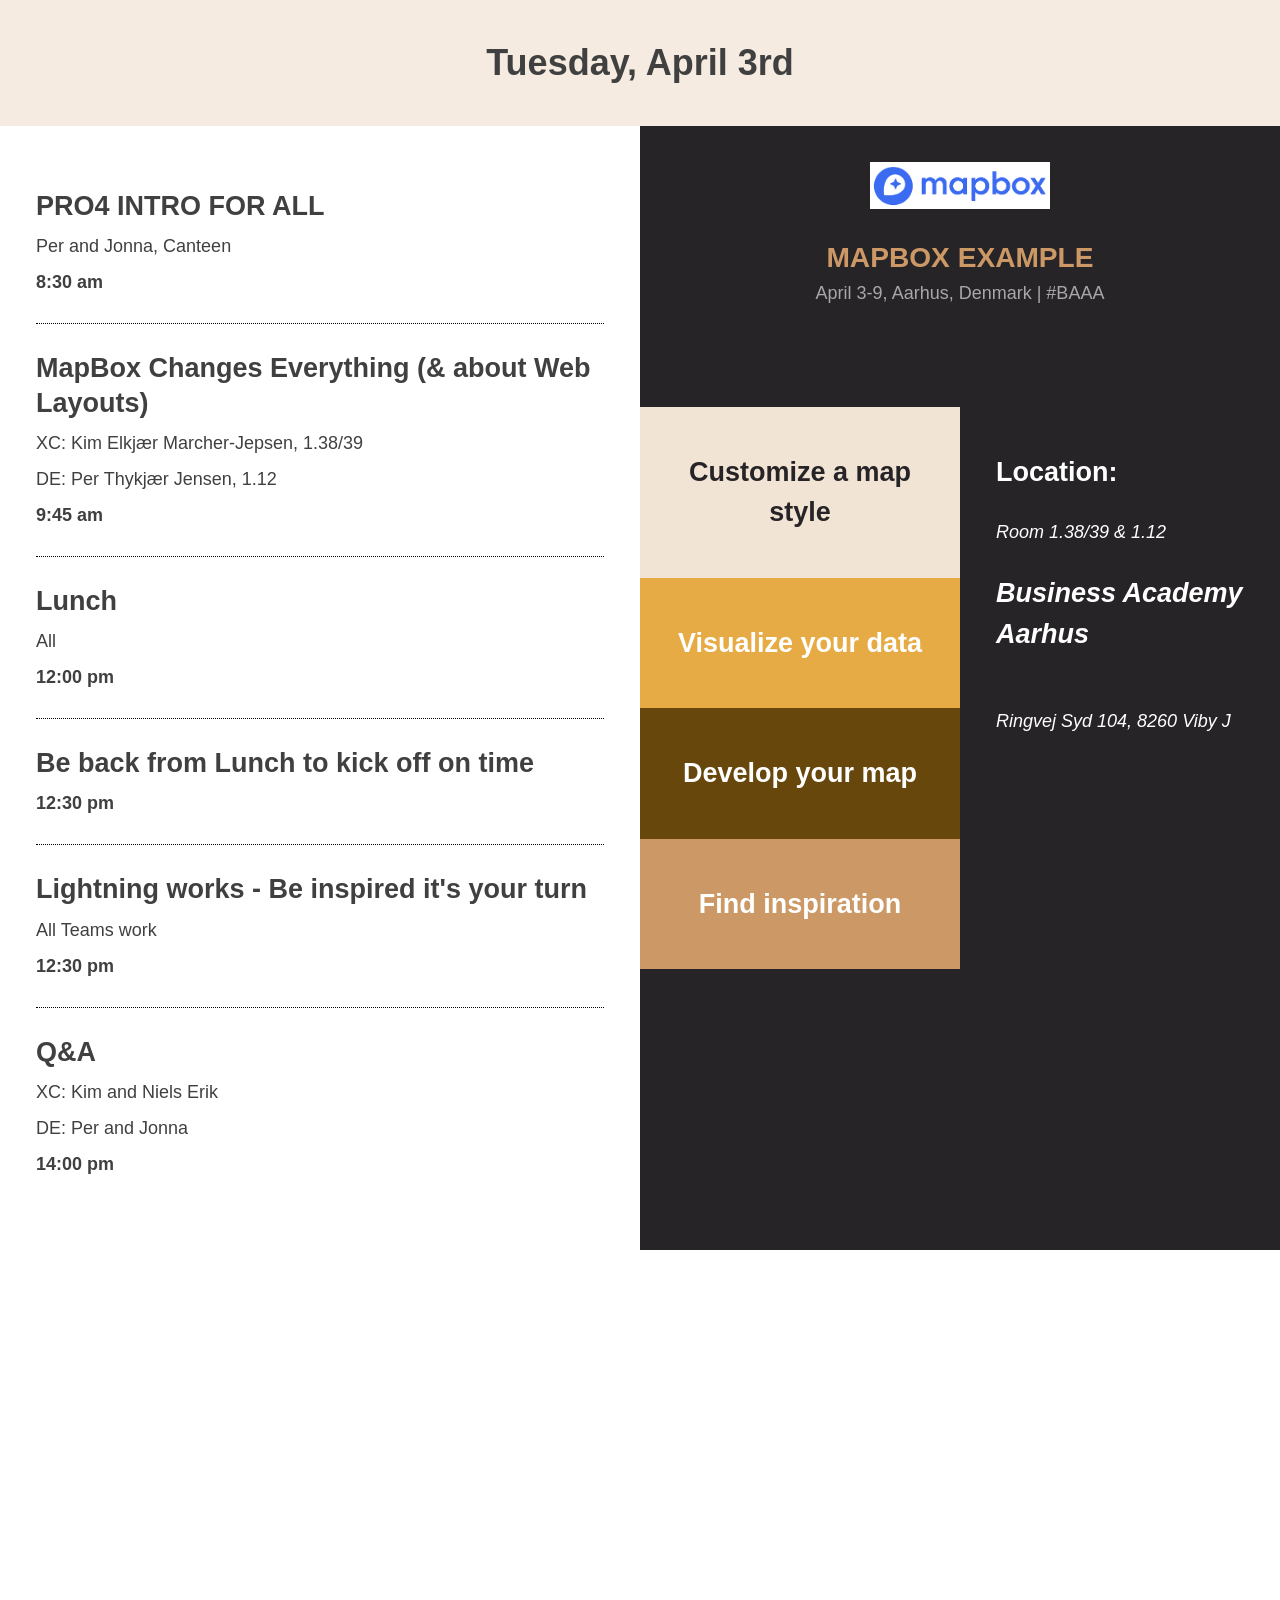
<file: index.html>
<!DOCTYPE html>
<html>

<head>
	<meta charset='utf-8' />
	<title>Change a MapBox map's style</title>
	<meta name='viewport' content='initial-scale=1,maximum-scale=1,user-scalable=no' />
	<script src='https://api.tiles.mapbox.com/mapbox-gl-js/v0.44.1/mapbox-gl.js'></script>
	<link href='https://api.tiles.mapbox.com/mapbox-gl-js/v0.44.1/mapbox-gl.css' rel='stylesheet' />
	<link rel="stylesheet" type="text/css" href="style.css">

	<style>
		#map {
			position: absolute;
			width: 100%;
		}

		/*.mapboxgl-popup {
        max-width: 400px;
        font: 12px/20px 'Helvetica Neue', Arial, Helvetica, sans-serif;*/

	</style>


</head>

<body>


	<div class="site">
		<a class="skip-link screen-reader-text" href="#content">Skip to content</a>

		<header class="masthead">
			<img src="mapbox.png">
			<p class="site-title">MapBox Example</p>
			<p class="site-description">April 3-9, Aarhus, Denmark | #BAAA</p>



		</header>
		<!-- .masthead -->

		<h1 class="page-title">Tuesday, April 3rd</h1>

		<main id="content" class="main-content">
			<ul class="schedule-list">
				<li>
					<h2 class="talk-title">PRO4 INTRO FOR ALL</h2>
					<p class="talk-speaker">Per and Jonna, Canteen</p>
					<p class="talk-time">8:30 am</p>
				</li>
				<li>
					<h2 class="talk-title">MapBox Changes Everything (& about Web Layouts)</h2>
					<p class="talk-speaker">XC: Kim Elkjær Marcher-Jepsen, 1.38/39</p>
					<p class="talk-speaker">DE: Per Thykjær Jensen, 1.12</p>
					<p class="talk-time">9:45 am</p>
				</li>
				<li>
					<h2 class="talk-title">Lunch</h2>
					<p class="talk-speaker">All</p>
					<p class="talk-time">12:00 pm</p>
				</li>
				<li class="lunch">
					<h2 class="talk-title">Be back from Lunch to kick off on time</h2>
					<p class="talk-time">12:30 pm</p>
				</li>
				<li>
					<h2 class="talk-title">Lightning works - Be inspired it's your turn</h2>
					<p class="talk-speaker">All Teams work</p>
					<p class="talk-time">12:30 pm</p>
				</li>
				<li>
					<h2 class="talk-title">Q&amp;A</h2>
					<p class="talk-speaker">XC: Kim and Niels Erik</p>
					<p class="talk-speaker">DE: Per and Jonna</p>
					<p class="talk-time">14:00 pm</p>
				</li>
			</ul>
		</main>

		<aside class="sidebar">
			<ul class="info">
				<li class="a11y">
					<h2 class="info-heading">Customize a map style</h2>
				</li>
				<li class="coc">
					<h2 class="info-heading">Visualize your data</h2>
				</li>
				<li class="contact">
					<h2 class="info-heading">Develop your map</h2>
				</li>
				<li class="faq">
					<h2 class="info-heading">Find inspiration</h2>
				</li>

			</ul>

		</aside>


		<footer class="colophon">
			<h2>Location:</h2>
			<address>Room 1.38/39 & 1.12<br />
			<h2>Business Academy Aarhus</h2> <br />
        Ringvej Syd 104, 8260 Viby J <br />
       
      </address>

		</footer>

	</div>
	<section class="mapbox">
		<div id='map' style='width: 100%; height: 100%;'></div>
		<script>
			mapboxgl.accessToken = 'pk.eyJ1Ijoia2ltc3RlciIsImEiOiJjamYweHMyaGIwbThqMnhwZDU2c2lrY2xxIn0.6fjT3-F4MhPBisZ4TNDOuA';
			var map = new mapboxgl.Map({
				container: 'map',
				style: 'mapbox://styles/kimster/cjf10v6746lt62sliud40d0e8',
				center: [10.1499006, 56.1172206],    
				pitch: 30, 
    			bearing: -30, 
				zoom: 13
			});
			var marker = new mapboxgl.Marker()
				.setLngLat([10.1499006, 56.1172206])
				.addTo(map);
			map.addControl(new mapboxgl.FullscreenControl());

		</script>
		<script src="features.js"></script>
	</section>
</body>
</file>
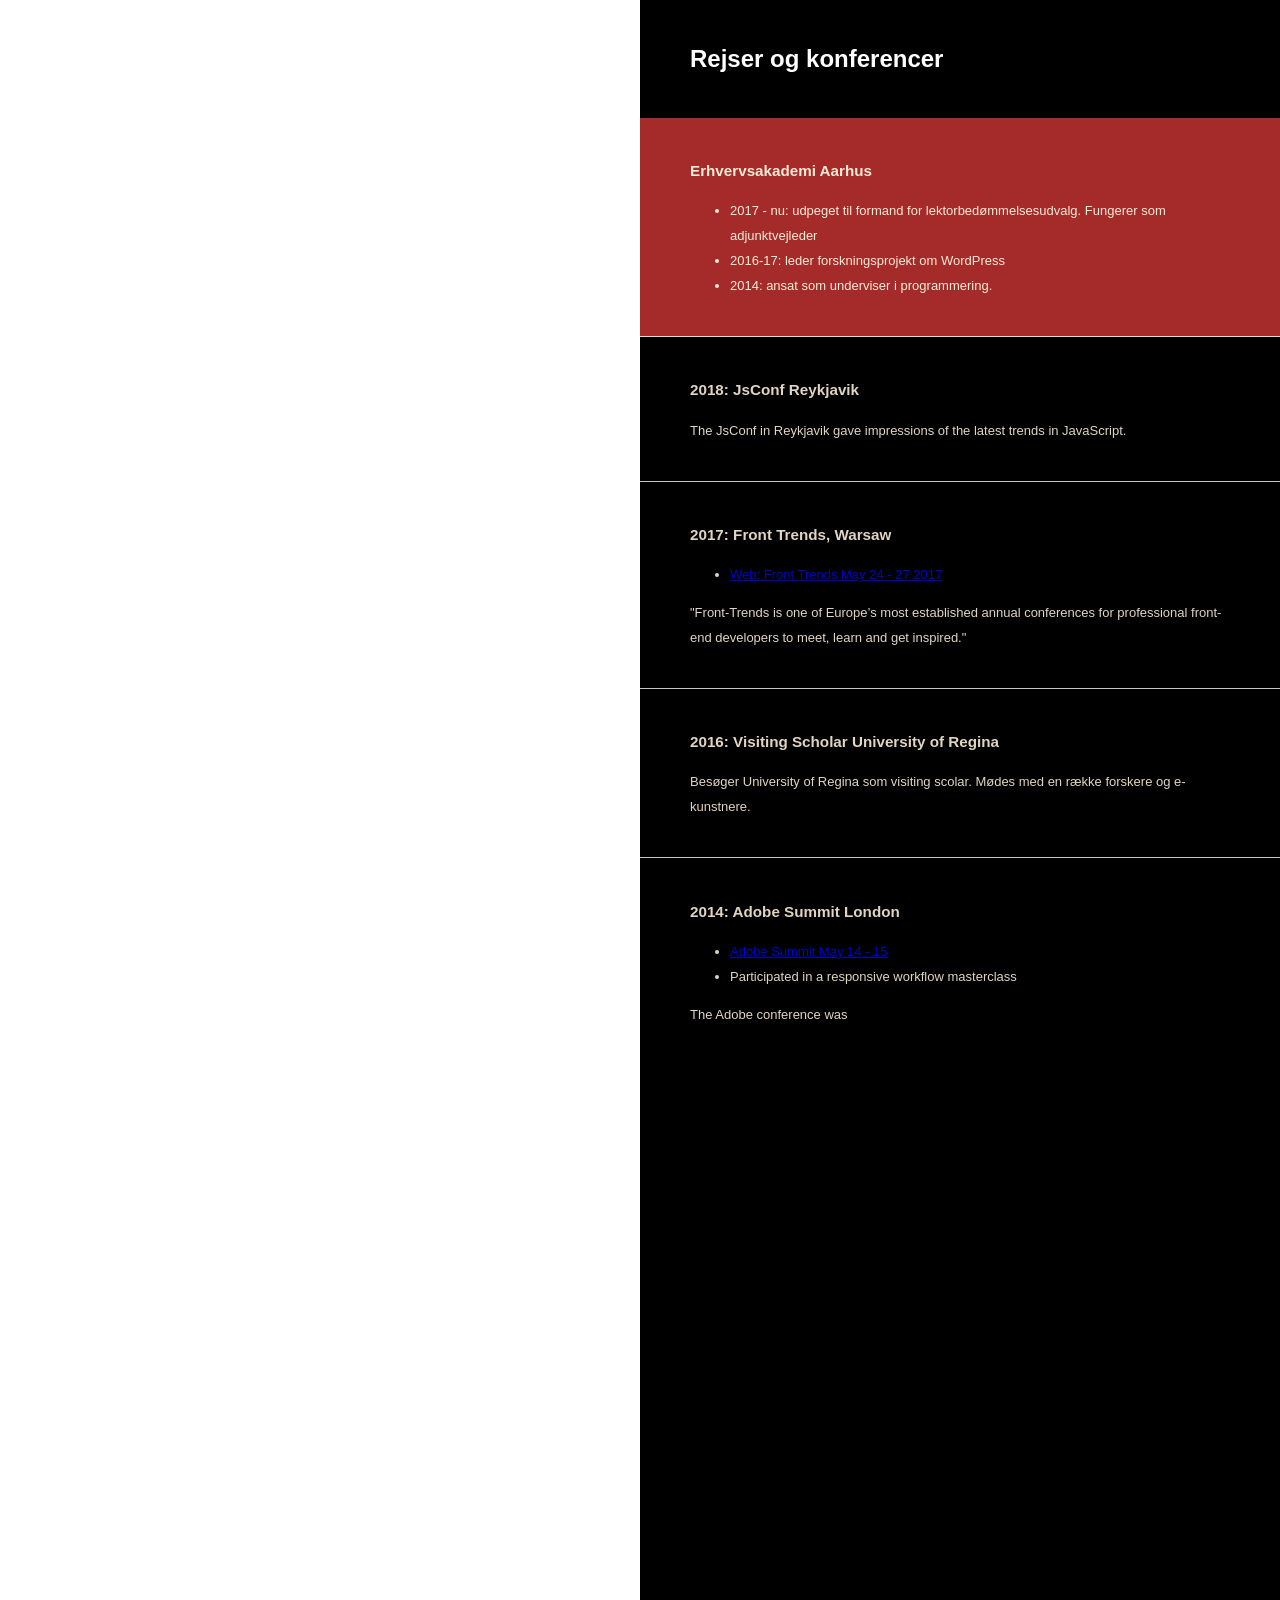
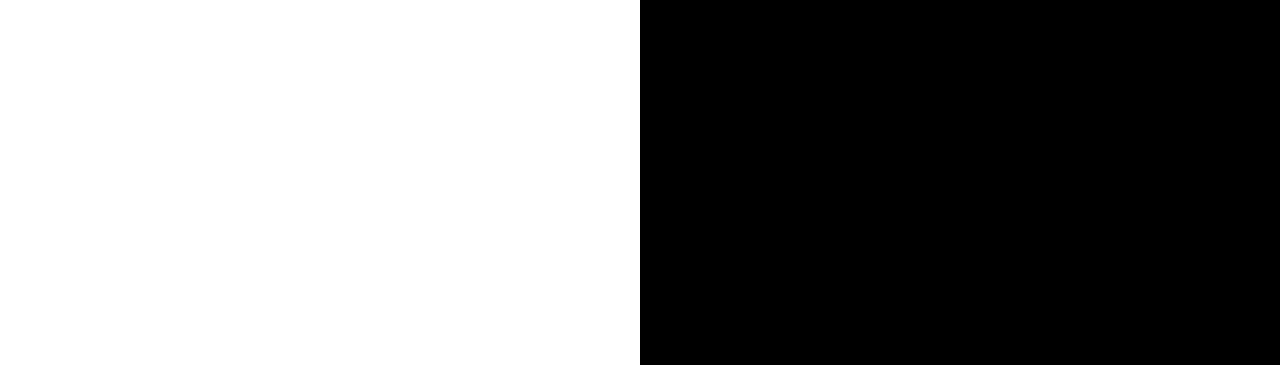
<file: trips/index.html>
<!DOCTYPE html>
<html>
<head>
    <meta charset='utf-8' />
    <title>Fly to a location based on scroll position</title>
    <meta name='viewport' content='initial-scale=1,maximum-scale=1,user-scalable=no' />
    <script src='https://api.tiles.mapbox.com/mapbox-gl-js/v0.44.1/mapbox-gl.js'></script>
    <link href='https://api.tiles.mapbox.com/mapbox-gl-js/v0.44.1/mapbox-gl.css' rel='stylesheet' />
    <style>
        body { margin:0; padding:0; }
        
        h2 {
            margin-left: 25px;
            padding: 25px 25px;
            color: #fff;
        }
        
        #map { position:absolute; top:0; bottom:0; width:100%; }

        #map {
            position: fixed;
            width:50%;
        }
        #features {
            width: 50%;
            margin-left: 50%;
            font-family: sans-serif;
            overflow-y: scroll;
            background-color: #000;
            padding-bottom: 300px;
        }
        section {
            padding:  25px 50px;
            line-height: 25px;
            border-bottom: 1px solid #ddd;
            opacity: 0.90;
            font-size: 13px;
            background-color: #000;
            color: antiquewhite;
        }
        section.active {
            opacity: 1;
            background-color: brown;
            color: antiquewhite;
        }
        section:last-child {
            border-bottom: none;
            margin-bottom: 600px;
        }
    </style>

</head>
<body>

<div id='map'></div>

<div id='features'>
   <h2>Rejser og konferencer</h2>
    <section id='eaaa' class='active'>
        <h3>Erhvervsakademi Aarhus</h3>
        <ul>
           <li>2017 - nu: udpeget til formand for lektorbedømmelsesudvalg. Fungerer som adjunktvejleder</li>
            <li>2016-17: leder forskningsprojekt om WordPress</li>
            <li>2014: ansat som underviser i programmering.</li>
        </ul>
    </section>
    <section id='jsconf'>
        <h3>2018: JsConf Reykjavik</h3>
        <p>The JsConf in Reykjavik gave impressions of the latest trends in JavaScript.</p>
    </section>
    <section id='frontTrends'>
        <h3>2017: Front Trends, Warsaw</h3>
        <ul>
            <li><a href="https://2017.front-trends.com/">Web: Front Trends May 24 - 27 2017</a></li>
        </ul>
        <p>"Front-Trends is one of Europe’s most established annual conferences for professional front-end developers to meet, learn and get inspired."</p>
    </section>
    <section id='regina'>
        <h3>2016: Visiting Scholar University of Regina</h3>
        <p>Besøger University of Regina som visiting scolar. Mødes med en række forskere og e-kunstnere.</p>
        
    </section>
    <section id='summit'>
        <h3>2014: Adobe Summit London</h3>
        <ul>
            <li><a href="https://www.gsb.stanford.edu/sites/gsb/files/conf-presentations/adobesummit.pdf">Adobe Summit May 14 - 15</a></li>
            <li>Participated in a responsive workflow masterclass</li>
        </ul>
        <p>The Adobe conference was</p>
    </section>
</div>

<script>
mapboxgl.accessToken = 'pk.eyJ1IjoiYXNhdGhvb3IiLCJhIjoiY2oyd3hlbzU3MDA5NzJxbm9iMjczanJndCJ9.HahDB7Z1rrD5THIYQh6t4g';

var map = new mapboxgl.Map({
    container: 'map',
    style: 'mapbox://styles/asathoor/cj9isv5ju3bhq2ro4pol6s2x6',
    center: [10.15043,56.11677],
    zoom: 10,
    bearing: 56,
    pitch: 33
});

// object with places and geographic positions
var chapters = {
    'eaaa': {
        bearing: 27,
        center: [10.15043,56.11677],
        zoom: 16,
        pitch: 20
    },
    'jsconf': {
        duration: 7000,
        center: [-21.93251,64.15032],
        bearing: 150,
        zoom: 15,
        pitch: 0
    },
    'frontTrends': {
        bearing: 90,
        center: [20.9599153, 52.224893],
        zoom: 17,
        speed: 0.6,
        pitch: 40
    },
    'regina': {
        bearing: 23,
        center: [-104.5877,50.4153],
        zoom: 14
    },
    'summit': {
        bearing: -45,
        center: [0.0300,51.5071],
        zoom: 15.3,
        pitch: 20,
        speed: 0.5
    }
};

    
// On every scroll event, check which element is on screen
window.onscroll = function() {
    var chapterNames = Object.keys(chapters);
    for (var i = 0; i < chapterNames.length; i++) {
        var chapterName = chapterNames[i];
        if (isElementOnScreen(chapterName)) {
            setActiveChapter(chapterName);
            break;
        }
    }
};

var activeChapterName = 'eaaa';
    
function setActiveChapter(chapterName) {
    if (chapterName === activeChapterName) return;

    map.flyTo(chapters[chapterName]);

    document.getElementById(chapterName).setAttribute('class', 'active');
    document.getElementById(activeChapterName).setAttribute('class', '');

    activeChapterName = chapterName;
}

function isElementOnScreen(id) {
    var element = document.getElementById(id);
    var bounds = element.getBoundingClientRect();
    return bounds.top < window.innerHeight && bounds.bottom > 0;
}
   
</script>

</body>
</html>
</file>
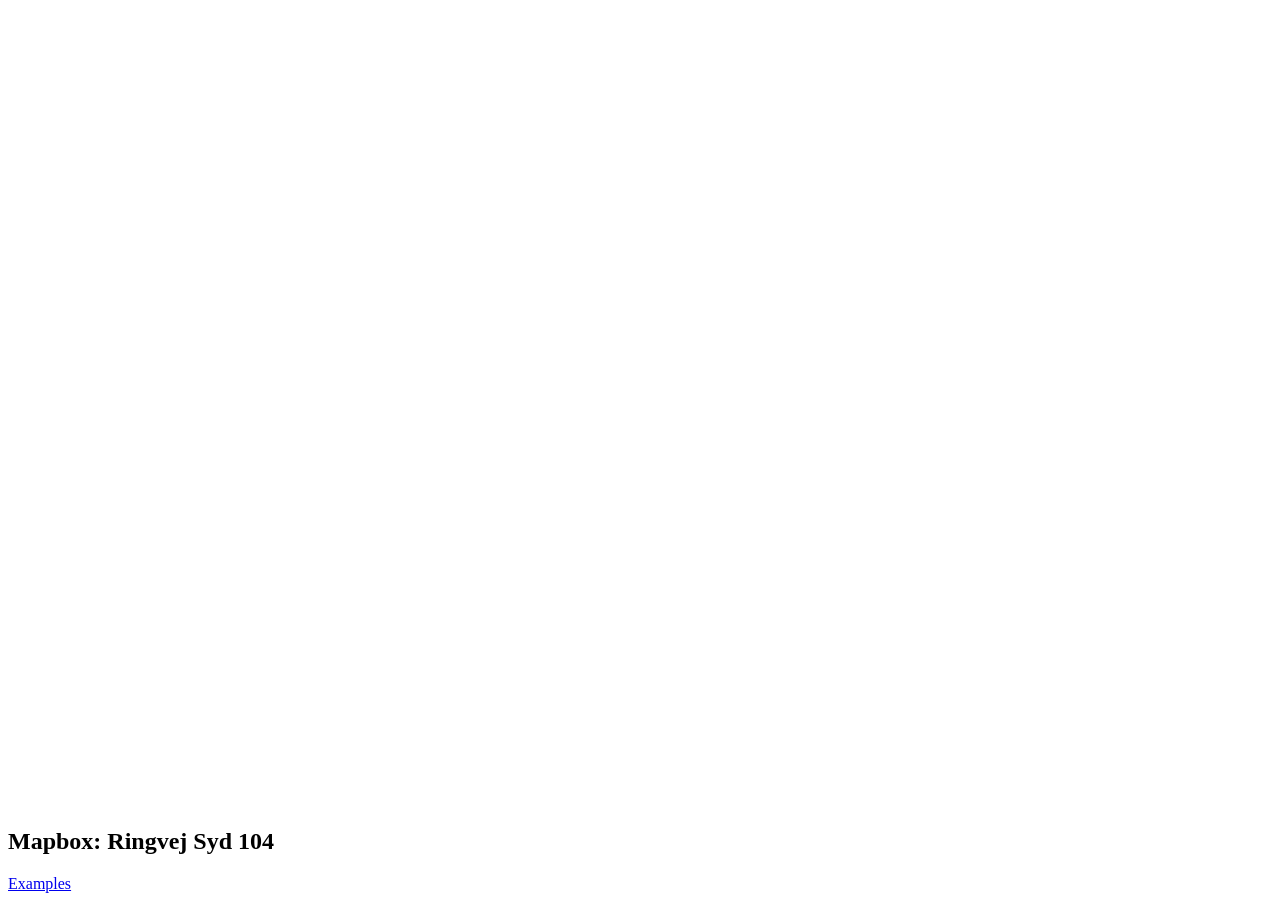
<file: mapbox-eksempel.html>
<!DOCTYPE html>
<html lang="en">
<head>
    <meta charset="UTF-8">
    <title>Mapbox</title>
    
    <link href='https://api.tiles.mapbox.com/mapbox-gl-js/v0.44.1/mapbox-gl.css' rel='stylesheet' />

    <style>
        #map,#map2 {
            height: 400px;
            width: 100%;
        }
    </style>
    
</head>
<body>
   
<section>

    <!-- the map will be loaded to #map -->
    <div id='map'></div>
    <div id='map2'></div>
    <h2>Mapbox: Ringvej Syd 104</h2>
    <p>
        <a href="https://www.mapbox.com/mapbox-gl-js/example/set-popup/">Examples</a>
    </p>

</section>

<!-- mapbox -->
<script src='https://api.tiles.mapbox.com/mapbox-gl-js/v0.44.1/mapbox-gl.js'></script>

<!-- the map settings -->
<script>
    
    mapboxgl.accessToken = 'pk.eyJ1IjoiYXNhdGhvb3IiLCJhIjoiY2oyd3hlbzU3MDA5NzJxbm9iMjczanJndCJ9.HahDB7Z1rrD5THIYQh6t4g';

    var map = new mapboxgl.Map({
        container: 'map', // the container id
        style: 'mapbox://styles/asathoor/cj9isv5ju3bhq2ro4pol6s2x6', // your style
        center: [9.48067,55.24973], // Aarhus (or somewhere else)
        zoom: 15, // zoom
        pitch: 23, // skew
        bearing: 180 // rotation
    });
    
    var map2 = new mapboxgl.Map({
        container: 'map2', // the container id
        style: 'mapbox://styles/asathoor/cj9isv5ju3bhq2ro4pol6s2x6', // your style
        center: [10.15032, 56.11713], // Aarhus (or somewhere else)
        zoom: 15, // zoom
        pitch: 5, // skew
        bearing: -12 // rotation
    });

    /**
    * Marker, simple
    **/
    var marker = new mapboxgl.Marker()
    .setLngLat([10.15032, 56.11713])
    .addTo(map);
    
</script>

</body>
</html>
</file>
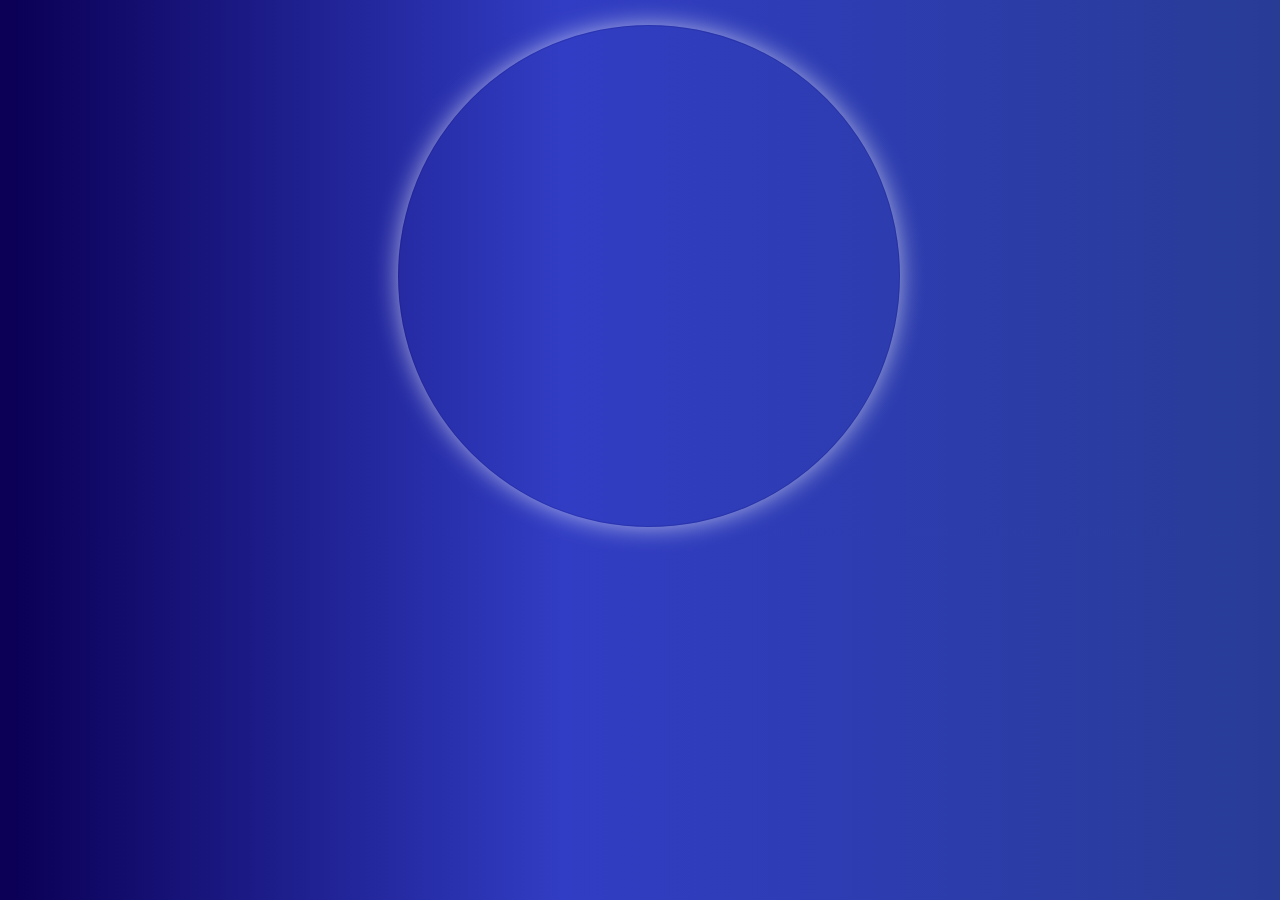
<file: styled-div/styled-div.html>
<!DOCTYPE html>
<html>
<head>
<meta charset=utf-8 />
<title>Styled div: circular map</title>
<meta name='viewport' content='initial-scale=1,maximum-scale=1,user-scalable=no' />
<script src='https://api.mapbox.com/mapbox.js/v3.1.1/mapbox.js'></script>
<link href='https://api.mapbox.com/mapbox.js/v3.1.1/mapbox.css' rel='stylesheet' />
<style>
  body { 
      margin-left: 25px; 
      margin-top: 25px;
      padding:0; 
    
     /* Permalink - use to edit and share this gradient: http://colorzilla.com/gradient-editor/#0b0056+1,313dc4+44,283c96+100 */
    background: rgb(11,0,86); /* Old browsers */
    background: -moz-linear-gradient(left,  rgba(11,0,86,1) 1%, rgba(49,61,196,1) 44%, rgba(40,60,150,1) 100%); /* FF3.6-15 */
    background: -webkit-linear-gradient(left,  rgba(11,0,86,1) 1%,rgba(49,61,196,1) 44%,rgba(40,60,150,1) 100%); /* Chrome10-25,Safari5.1-6 */
    background: linear-gradient(to right,  rgba(11,0,86,1) 1%,rgba(49,61,196,1) 44%,rgba(40,60,150,1) 100%); /* W3C, IE10+, FF16+, Chrome26+, Opera12+, Safari7+ */
    filter: progid:DXImageTransform.Microsoft.gradient( startColorstr='#0b0056', endColorstr='#283c96',GradientType=1 ); /* IE6-9 */
    }
     
  #map { 
      position: relative;
      width:500px; 
      height:500px;
      border-radius: 50%;
      border: 1px solid rgba(11,0,86,.25);
      opacity: .6;
      margin-left: auto;
      margin-right: auto;
      box-shadow: 0px 0px 25px #fff;    
    }
</style>
</head>
<body>


<div id='map'></div>

<!-- jQuery -->
<script
  src="https://code.jquery.com/jquery-3.3.1.min.js"
  integrity="sha256-FgpCb/KJQlLNfOu91ta32o/NMZxltwRo8QtmkMRdAu8="
  crossorigin="anonymous"></script>


<script>
L.mapbox.accessToken = 'pk.eyJ1IjoiYXNhdGhvb3IiLCJhIjoiY2oyd3hlbzU3MDA5NzJxbm9iMjczanJndCJ9.HahDB7Z1rrD5THIYQh6t4g';
var map = L.mapbox.map('map', 'mapbox.streets')
    .setView([0,0], 2);

map.addLayer({
    "id": "hillshading",
    "source": "dem",
    "type": "hillshade"
// insert below waterway-river-canal-shadow;
// where hillshading sits in the Mapbox Outdoors style
}, 'waterway-river-canal-shadow');
    
$(function() {
    console.log( "jQuery ready!" );
    // prepared for jQuery
    
});
    
</script>


</body>
</html>
</file>
<file: style.css>
/* NOTE:
 * Grid layout stuff starts at line 224. 
 * The stuff before is just boring old CSS to make content look not crappy.
 */

/*--------------------------------------------------------------
CSS Reset
--------------------------------------------------------------*/
html {
	font-family: sans-serif;
	-webkit-text-size-adjust: 100%;
	-ms-text-size-adjust:     100%;
}

body {
	margin: 0;
}

img {
	display: block;
	border: 0;
	width: 100%;
	height: auto;
}


/*--------------------------------------------------------------
Accessibility
--------------------------------------------------------------*/
/* Text meant only for screen readers */
.screen-reader-text {
	clip: rect(1px, 1px, 1px, 1px);
	position: absolute !important;
	height: 1px;
	width: 1px;
	overflow: hidden;
}

.screen-reader-text:hover,
.screen-reader-text:active,
.screen-reader-text:focus {
	background-color: #f1f1f1;
	border-radius: 3px;
	box-shadow: 0 0 2px 2px rgba(0, 0, 0, 0.6);
	clip: auto !important;
	color: #21759b;
	display: block;
	font-size: 14px;
	font-weight: bold;
	height: auto;
	left: 5px;
	line-height: normal;
	padding: 15px 23px 14px;
	text-decoration: none;
	top: 5px;
	width: auto;
	z-index: 100000; /* Above WP toolbar */
}


/*--------------------------------------------------------------
Typography
--------------------------------------------------------------*/
body,
button,
input,
select,
textarea {
	color: #404040;
	font-family: 'Helvetica', Arial, sans-serif;
	font-size: 18px;
	line-height: 1.5;
}

h1,
h2,
h3 {
	margin: 0;
	padding: 1em 0;
}

p {
	margin: 0;
	padding: 1em 0;
}

/*--------------------------------------------------------------
General styles
--------------------------------------------------------------*/

.masthead {
  padding: 2em;
  background: #272427;
  text-align: center;
}

.masthead img {
  width: 180px;
  margin: 0 auto;
}

.site-title {
  margin: 1em 0 0;
  padding: 0;
  font-size: 1.5625em;
  font-family: Helvetica Neue, Helvetica, Roboto, Arial, sans-serif;
  font-weight: 700;
  text-transform: uppercase;
  color: #c96;
}

.site-description {  
  margin: 0 0 1em;
  padding: 0;
  font-size: 1em;
  font-family: Helvetica Neue, Helvetica, Roboto, Arial, sans-serif;
  font-weight: 400;
  color: hsla(0,0%,100%,.6);
}

.page-title {
  text-align: center;
  background-image: url(https://2017.europe.wordcamp.org/files/2017/01/background-pattern-01.png);
  background-color: #f5ebe0
}

.main-content {
	background: white;
  padding: 2em;
}

.schedule-list {
  margin: 0;
  padding: 0;
  list-style-type: none;
}

.schedule-list li {
  margin: .5em 0;
  padding: 1em 0;
  border-bottom: 1px dotted black;
}

.schedule-list li:last-child {
  border-bottom: none;
}

.talk-title {
  margin: 0;
  padding: 0;
  line-height: 1.3em;
}

.talk-speaker {
  margin: .5em 0;
  padding: 0;
}

.talk-time {
  margin: .5em 0;
  padding: 0;
  font-weight: bold;
}

.sidebar {
  background: #272427;
}

.info {
  margin: 0;
  padding: 0;
  list-style-type: none;
  color: white;
}

.info li {
  padding: 1em;
  text-align: center;
}

.a11y {
  color: #272427;
  background: #f1e4d5;
}

.coc {
  background: #e7ab46;
}

.contact {
  background: #68470d;
}

.faq {
  background: #cc9966;
}

.colophon {
	padding: 1em 2em;
  background: #272427;
	color: white;
}

.colophon a {
	color: white;
}

.colophon a:hover,
.colophon a:focus {
	border-bottom: 1px solid white;
}

/*--------------------------------------------------------------
If no grid support, limit width to 50em and center align
--------------------------------------------------------------*/
@supports not (display: grid) {
	.page-title,
  .main-content,
  .sidebar {
		max-width: 50em;
		margin: 0 auto;
	}
}

/*--------------------------------------------------------------
CSS Grid layout for wider screens, when browser supports grid:
--------------------------------------------------------------*/

@supports (display: grid) {
  @media screen and (min-width: 800px) {
    
  	.site {
			display: grid;
			grid-template-columns: 1fr 1fr;
      grid-template-rows: auto 1fr 3fr;
      grid-template-areas:
        "content-head content-head"
        "main header"
        "main sidebar"
        "footer footer";
		}
    
    .masthead {
      grid-area: header;
    }
    
    .page-title {
      grid-area: content-head;
    }
    
    .main-content {
      grid-area: main;
    }
    
    .sidebar {
      grid-area: sidebar;
    }
		
    .colophon {
      grid-area: footer;
    }
    
	}
  
  @media screen and (min-width: 1200px) {
    .site {
			grid-template-columns: 2fr 1fr 1fr;
      grid-template-areas:
        "content-head content-head content-head"
        "main header header"
        "main sidebar footer";
		}
  }
}
</file>
